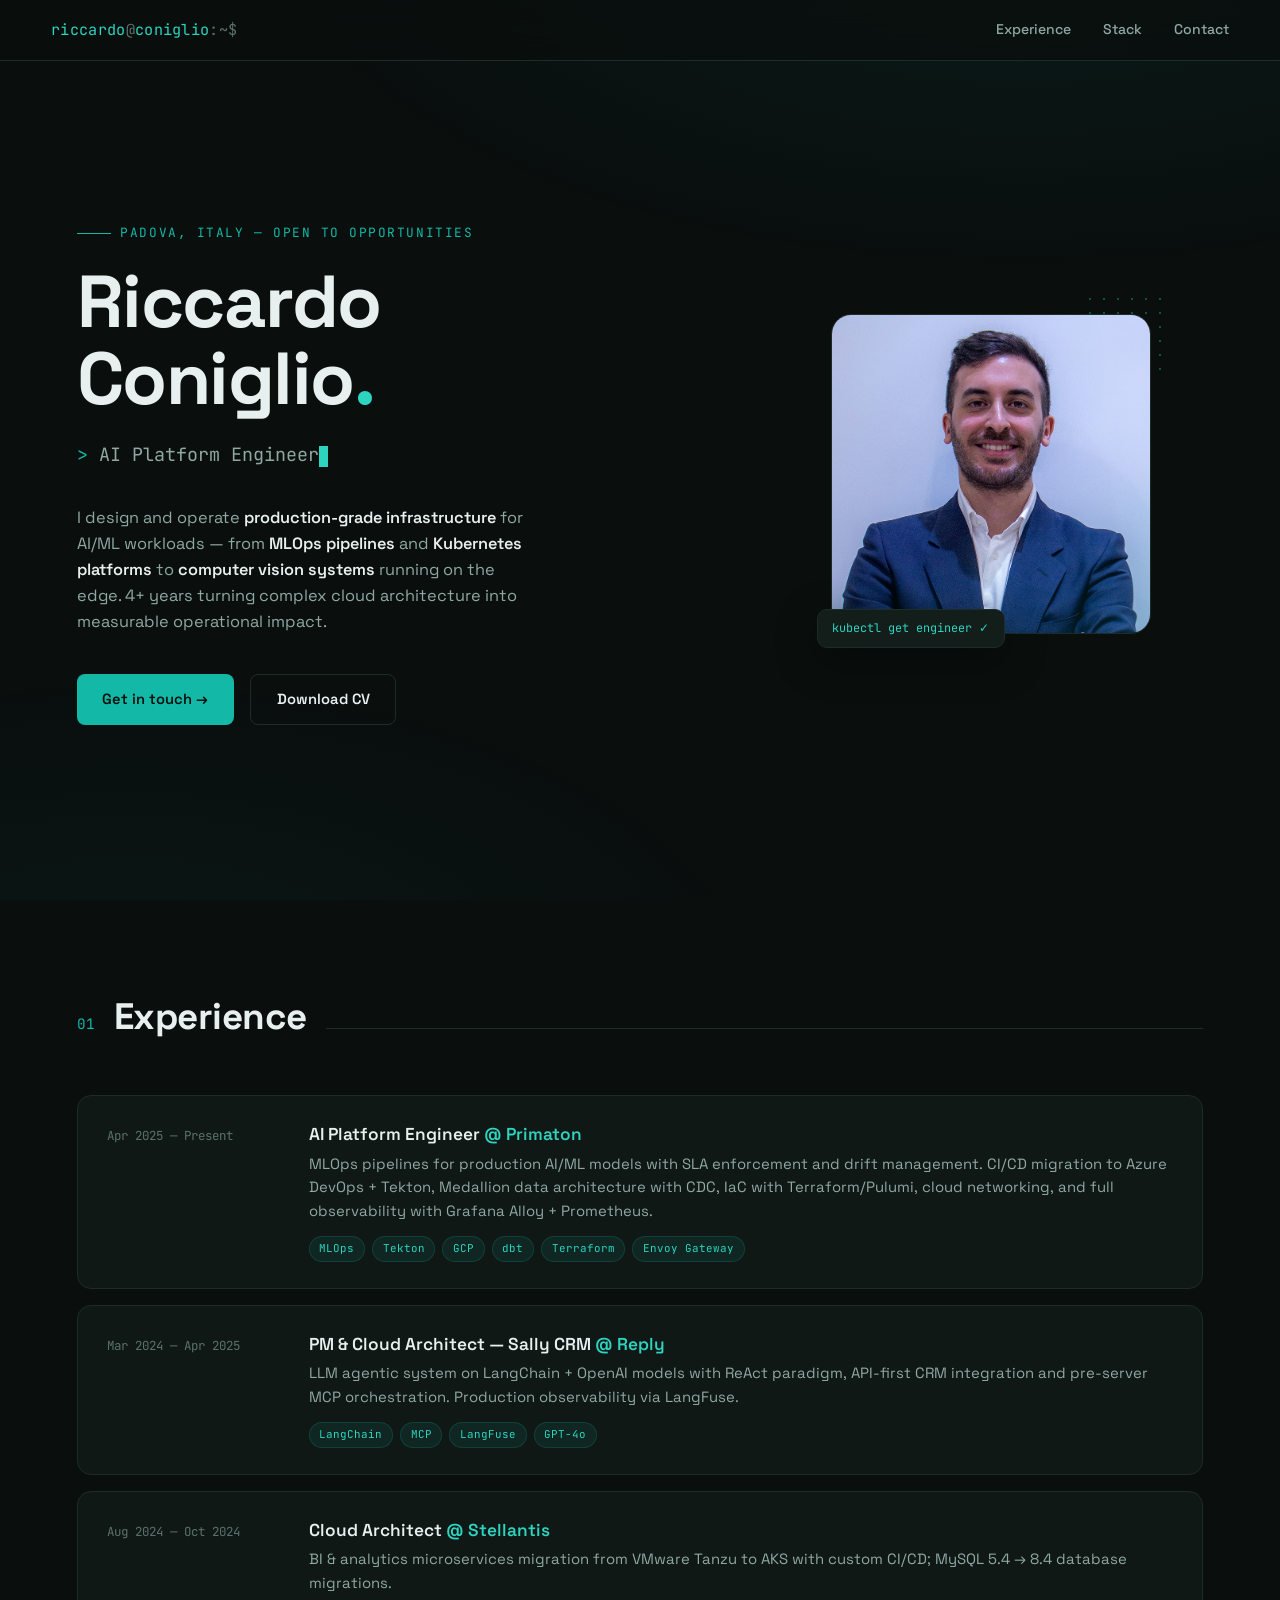
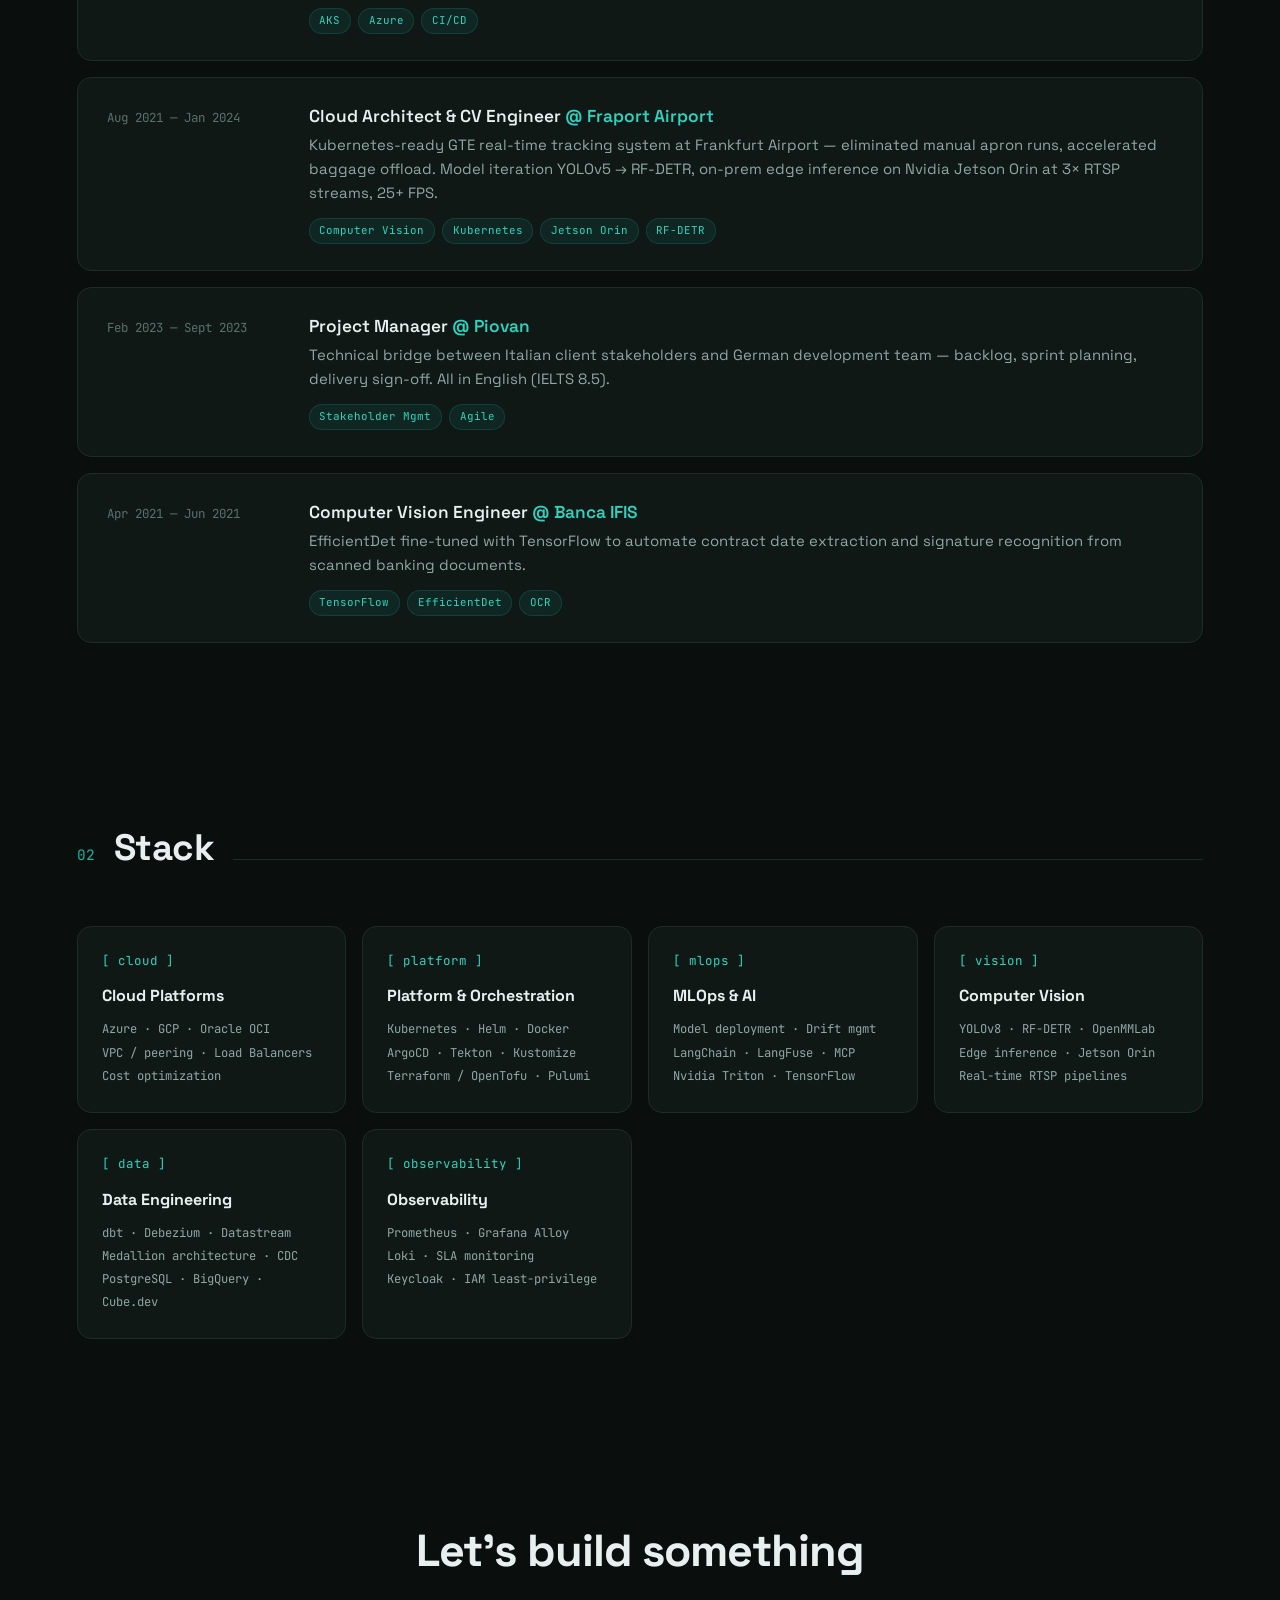
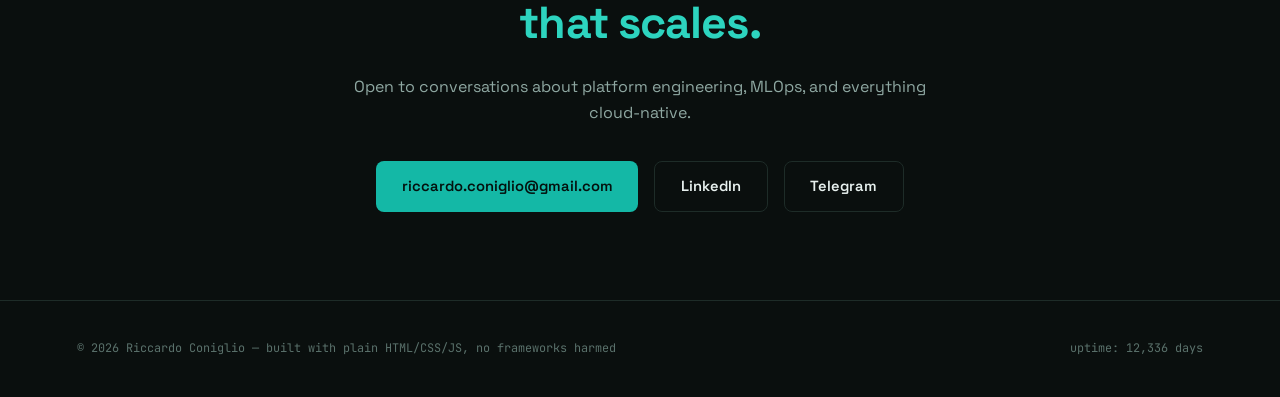
<file: index.html>
<!DOCTYPE html>
<html lang="en">
<head>
<meta charset="UTF-8">
<meta name="viewport" content="width=device-width, initial-scale=1.0">
<title>Riccardo Coniglio — AI Platform Engineer</title>
<meta name="description" content="AI Platform Engineer specialized in MLOps, Kubernetes, cloud-native infrastructure and computer vision.">
<link rel="preconnect" href="https://fonts.googleapis.com">
<link rel="preconnect" href="https://fonts.gstatic.com" crossorigin>
<link href="https://fonts.googleapis.com/css2?family=Space+Grotesk:wght@400;500;600;700&family=JetBrains+Mono:wght@400;500;600&display=swap" rel="stylesheet">
<style>
:root {
  --bg: #0a0f0e;
  --bg-soft: #101816;
  --panel: #131d1a;
  --line: #1e2c28;
  --teal: #14b8a6;
  --teal-bright: #2dd4bf;
  --teal-dim: #0d9488;
  --text: #e7f0ee;
  --text-dim: #8fa8a2;
  --text-mute: #5a716b;
  --mono: 'JetBrains Mono', monospace;
  --sans: 'Space Grotesk', sans-serif;
}

* { margin: 0; padding: 0; box-sizing: border-box; }

html { scroll-behavior: smooth; }

body {
  background: var(--bg);
  color: var(--text);
  font-family: var(--sans);
  line-height: 1.6;
  overflow-x: hidden;
}

::selection { background: var(--teal); color: var(--bg); }

/* ── Grain + glow ─────────────────────────────── */
body::before {
  content: '';
  position: fixed;
  inset: 0;
  background:
    radial-gradient(ellipse 60% 40% at 80% -10%, rgba(20,184,166,.08), transparent),
    radial-gradient(ellipse 50% 35% at 10% 110%, rgba(20,184,166,.05), transparent);
  pointer-events: none;
  z-index: 0;
}

/* ── Nav ──────────────────────────────────────── */
nav {
  position: fixed;
  top: 0; left: 0; right: 0;
  z-index: 100;
  display: flex;
  justify-content: space-between;
  align-items: center;
  padding: 1.1rem 4vw;
  background: rgba(10,15,14,.78);
  backdrop-filter: blur(14px);
  border-bottom: 1px solid var(--line);
}

.logo {
  font-family: var(--mono);
  font-size: .95rem;
  color: var(--teal-bright);
  text-decoration: none;
  letter-spacing: .02em;
}
.logo span { color: var(--text-mute); }

.nav-links { display: flex; gap: 2rem; }
.nav-links a {
  color: var(--text-dim);
  text-decoration: none;
  font-size: .88rem;
  font-weight: 500;
  transition: color .2s;
  position: relative;
}
.nav-links a::after {
  content: '';
  position: absolute;
  bottom: -4px; left: 0;
  width: 0; height: 1.5px;
  background: var(--teal);
  transition: width .25s ease;
}
.nav-links a:hover { color: var(--text); }
.nav-links a:hover::after { width: 100%; }

/* ── Hero ─────────────────────────────────────── */
.hero {
  min-height: 100vh;
  display: grid;
  grid-template-columns: 1.2fr .8fr;
  align-items: center;
  gap: 4rem;
  padding: 7rem 6vw 4rem;
  position: relative;
  z-index: 1;
}

.hero-label {
  font-family: var(--mono);
  font-size: .8rem;
  color: var(--teal);
  letter-spacing: .12em;
  text-transform: uppercase;
  margin-bottom: 1.2rem;
  display: flex;
  align-items: center;
  gap: .6rem;
}
.hero-label::before {
  content: '';
  width: 34px; height: 1px;
  background: var(--teal);
}

h1 {
  font-size: clamp(2.6rem, 6vw, 4.6rem);
  font-weight: 700;
  line-height: 1.05;
  letter-spacing: -.02em;
  margin-bottom: 1.4rem;
}
h1 .accent { color: var(--teal-bright); }

.typer-line {
  font-family: var(--mono);
  font-size: clamp(.95rem, 1.6vw, 1.15rem);
  color: var(--text-dim);
  margin-bottom: 2rem;
  min-height: 1.8em;
}
.typer-line .prompt { color: var(--teal); }
.typer-line .cursor {
  display: inline-block;
  width: 9px; height: 1.15em;
  background: var(--teal-bright);
  vertical-align: text-bottom;
  animation: blink 1s steps(1) infinite;
}
@keyframes blink { 50% { opacity: 0; } }

.hero-desc {
  color: var(--text-dim);
  font-size: 1.02rem;
  max-width: 46ch;
  margin-bottom: 2.4rem;
}
.hero-desc strong { color: var(--text); font-weight: 600; }

.cta-row { display: flex; gap: 1rem; flex-wrap: wrap; }

.btn {
  padding: .8rem 1.6rem;
  border-radius: 8px;
  font-weight: 600;
  font-size: .92rem;
  text-decoration: none;
  transition: transform .18s ease, box-shadow .18s ease, background .18s;
  display: inline-flex;
  align-items: center;
  gap: .5rem;
}
.btn-primary {
  background: var(--teal);
  color: #04110e;
}
.btn-primary:hover {
  background: var(--teal-bright);
  transform: translateY(-2px);
  box-shadow: 0 8px 30px rgba(20,184,166,.35);
}
.btn-ghost {
  border: 1px solid var(--line);
  color: var(--text);
}
.btn-ghost:hover {
  border-color: var(--teal-dim);
  transform: translateY(-2px);
}

/* Hero photo */
.hero-visual {
  position: relative;
  justify-self: center;
}
.photo-frame {
  position: relative;
  width: min(320px, 70vw);
  aspect-ratio: 1;
  border-radius: 20px;
  overflow: hidden;
  border: 1px solid var(--line);
}
.photo-frame img {
  width: 100%; height: 100%;
  object-fit: cover;
  filter: saturate(.92) contrast(1.04);
  transition: transform .5s ease;
}
.photo-frame:hover img { transform: scale(1.03); }
.photo-frame::after {
  content: '';
  position: absolute;
  inset: 0;
  background: linear-gradient(160deg, transparent 60%, rgba(20,184,166,.16));
  pointer-events: none;
}
.photo-badge {
  position: absolute;
  bottom: -14px; left: -14px;
  background: var(--panel);
  border: 1px solid var(--line);
  border-radius: 10px;
  padding: .55rem .9rem;
  font-family: var(--mono);
  font-size: .74rem;
  color: var(--teal-bright);
  box-shadow: 0 12px 40px rgba(0,0,0,.45);
}
.photo-grid-deco {
  position: absolute;
  top: -22px; right: -22px;
  width: 90px; height: 90px;
  background-image: radial-gradient(var(--teal-dim) 1.2px, transparent 1.2px);
  background-size: 14px 14px;
  opacity: .5;
  z-index: -1;
}

/* ── Sections ─────────────────────────────────── */
section {
  padding: 5.5rem 6vw;
  position: relative;
  z-index: 1;
}

.sec-head {
  display: flex;
  align-items: baseline;
  gap: 1.2rem;
  margin-bottom: 3rem;
}
.sec-num {
  font-family: var(--mono);
  color: var(--teal);
  font-size: .9rem;
}
.sec-title {
  font-size: clamp(1.6rem, 3.4vw, 2.3rem);
  font-weight: 700;
  letter-spacing: -.015em;
}
.sec-line {
  flex: 1;
  height: 1px;
  background: var(--line);
}

/* ── Experience timeline ──────────────────────── */
.xp-grid { display: flex; flex-direction: column; gap: 1rem; }

.xp-card {
  display: grid;
  grid-template-columns: 170px 1fr;
  gap: 2rem;
  padding: 1.6rem 1.8rem;
  border: 1px solid var(--line);
  border-radius: 14px;
  background: var(--bg-soft);
  transition: border-color .25s, transform .25s, box-shadow .25s;
  opacity: 0;
  transform: translateY(24px);
}
.xp-card.visible { opacity: 1; transform: translateY(0); transition: opacity .6s ease, transform .6s ease, border-color .25s; }
.xp-card:hover {
  border-color: var(--teal-dim);
  box-shadow: 0 14px 44px rgba(0,0,0,.35);
}

.xp-date {
  font-family: var(--mono);
  font-size: .78rem;
  color: var(--text-mute);
  padding-top: .3rem;
}
.xp-role {
  font-size: 1.08rem;
  font-weight: 600;
  margin-bottom: .15rem;
}
.xp-role .at { color: var(--teal-bright); }
.xp-body {
  color: var(--text-dim);
  font-size: .93rem;
}
.xp-tags { margin-top: .8rem; display: flex; flex-wrap: wrap; gap: .45rem; }
.tag {
  font-family: var(--mono);
  font-size: .68rem;
  padding: .22rem .6rem;
  border-radius: 100px;
  background: rgba(20,184,166,.09);
  color: var(--teal-bright);
  border: 1px solid rgba(20,184,166,.18);
}

/* ── Skills ───────────────────────────────────── */
.skills-grid {
  display: grid;
  grid-template-columns: repeat(auto-fit, minmax(230px, 1fr));
  gap: 1rem;
}
.skill-card {
  border: 1px solid var(--line);
  border-radius: 14px;
  padding: 1.5rem;
  background: var(--bg-soft);
  transition: border-color .25s, transform .25s;
  opacity: 0;
  transform: translateY(24px);
}
.skill-card.visible { opacity: 1; transform: translateY(0); transition: opacity .6s ease, transform .6s ease, border-color .25s; }
.skill-card:hover { border-color: var(--teal-dim); transform: translateY(-4px); }
.skill-icon {
  font-family: var(--mono);
  color: var(--teal-bright);
  font-size: .78rem;
  margin-bottom: .8rem;
  letter-spacing: .08em;
}
.skill-card h3 { font-size: 1rem; margin-bottom: .6rem; }
.skill-card p {
  font-family: var(--mono);
  font-size: .76rem;
  color: var(--text-dim);
  line-height: 1.9;
}

/* ── Contact ──────────────────────────────────── */
.contact-wrap {
  text-align: center;
  max-width: 620px;
  margin: 0 auto;
}
.contact-wrap h2 {
  font-size: clamp(1.8rem, 4vw, 2.8rem);
  margin-bottom: 1rem;
  letter-spacing: -.02em;
}
.contact-wrap p { color: var(--text-dim); margin-bottom: 2.2rem; }

.contact-links {
  display: flex;
  justify-content: center;
  gap: 1rem;
  flex-wrap: wrap;
}

footer {
  padding: 2.4rem 6vw;
  border-top: 1px solid var(--line);
  display: flex;
  justify-content: space-between;
  align-items: center;
  flex-wrap: wrap;
  gap: 1rem;
  font-family: var(--mono);
  font-size: .74rem;
  color: var(--text-mute);
  position: relative;
  z-index: 1;
}
footer a { color: var(--teal); text-decoration: none; }

/* ── Responsive ───────────────────────────────── */
@media (max-width: 900px) {
  .hero { grid-template-columns: 1fr; gap: 3rem; padding-top: 6.5rem; text-align: left; }
  .hero-visual { order: -1; justify-self: start; }
  .photo-frame { width: min(220px, 60vw); }
  .xp-card { grid-template-columns: 1fr; gap: .6rem; }
  .nav-links { gap: 1.2rem; }
  .nav-links a { font-size: .8rem; }
}
</style>
</head>
<body>

<nav>
  <a class="logo" href="#">riccardo<span>@</span>coniglio<span>:~$</span></a>
  <div class="nav-links">
    <a href="#experience">Experience</a>
    <a href="#skills">Stack</a>
    <a href="#contact">Contact</a>
  </div>
</nav>

<header class="hero">
  <div class="hero-content">
    <div class="hero-label">Padova, Italy — open to opportunities</div>
    <h1>Riccardo<br>Coniglio<span class="accent">.</span></h1>
    <div class="typer-line">
      <span class="prompt">&gt;</span> <span id="typer"></span><span class="cursor"></span>
    </div>
    <p class="hero-desc">
      I design and operate <strong>production-grade infrastructure</strong> for AI/ML workloads —
      from <strong>MLOps pipelines</strong> and <strong>Kubernetes platforms</strong> to
      <strong>computer vision systems</strong> running on the edge. 4+ years turning
      complex cloud architecture into measurable operational impact.
    </p>
    <div class="cta-row">
      <a class="btn btn-primary" href="#contact">Get in touch →</a>
      <a class="btn btn-ghost" href="https://rickyrabbit.github.io/assets/CVs/CV_ConiglioRiccardo_ENG.pdf" target="_blank" rel="noopener">Download CV</a>
    </div>
  </div>
  <div class="hero-visual">
    <div class="photo-grid-deco"></div>
    <div class="photo-frame">
      <img src="https://rickyrabbit.github.io/assets/facciacv.jpg" alt="Riccardo Coniglio">
    </div>
    <div class="photo-badge">kubectl get engineer ✓</div>
  </div>
</header>

<section id="experience">
  <div class="sec-head">
    <span class="sec-num">01</span>
    <h2 class="sec-title">Experience</h2>
    <div class="sec-line"></div>
  </div>
  <div class="xp-grid">

    <div class="xp-card">
      <div class="xp-date">Apr 2025 — Present</div>
      <div>
        <div class="xp-role">AI Platform Engineer <span class="at">@ Primaton</span></div>
        <p class="xp-body">
          MLOps pipelines for production AI/ML models with SLA enforcement and drift management.
          CI/CD migration to Azure DevOps + Tekton, Medallion data architecture with CDC,
          IaC with Terraform/Pulumi, cloud networking, and full observability with Grafana Alloy + Prometheus.
        </p>
        <div class="xp-tags">
          <span class="tag">MLOps</span><span class="tag">Tekton</span><span class="tag">GCP</span>
          <span class="tag">dbt</span><span class="tag">Terraform</span><span class="tag">Envoy Gateway</span>
        </div>
      </div>
    </div>

    <div class="xp-card">
      <div class="xp-date">Mar 2024 — Apr 2025</div>
      <div>
        <div class="xp-role">PM &amp; Cloud Architect — Sally CRM <span class="at">@ Reply</span></div>
        <p class="xp-body">
          LLM agentic system on LangChain + OpenAI models with ReAct paradigm, API-first CRM
          integration and pre-server MCP orchestration. Production observability via LangFuse.
        </p>
        <div class="xp-tags">
          <span class="tag">LangChain</span><span class="tag">MCP</span><span class="tag">LangFuse</span><span class="tag">GPT-4o</span>
        </div>
      </div>
    </div>

    <div class="xp-card">
      <div class="xp-date">Aug 2024 — Oct 2024</div>
      <div>
        <div class="xp-role">Cloud Architect <span class="at">@ Stellantis</span></div>
        <p class="xp-body">
          BI &amp; analytics microservices migration from VMware Tanzu to AKS with custom CI/CD;
          MySQL 5.4 → 8.4 database migrations.
        </p>
        <div class="xp-tags">
          <span class="tag">AKS</span><span class="tag">Azure</span><span class="tag">CI/CD</span>
        </div>
      </div>
    </div>

    <div class="xp-card">
      <div class="xp-date">Aug 2021 — Jan 2024</div>
      <div>
        <div class="xp-role">Cloud Architect &amp; CV Engineer <span class="at">@ Fraport Airport</span></div>
        <p class="xp-body">
          Kubernetes-ready GTE real-time tracking system at Frankfurt Airport — eliminated manual
          apron runs, accelerated baggage offload. Model iteration YOLOv5 → RF-DETR, on-prem edge
          inference on Nvidia Jetson Orin at 3× RTSP streams, 25+ FPS.
        </p>
        <div class="xp-tags">
          <span class="tag">Computer Vision</span><span class="tag">Kubernetes</span><span class="tag">Jetson Orin</span><span class="tag">RF-DETR</span>
        </div>
      </div>
    </div>

    <div class="xp-card">
      <div class="xp-date">Feb 2023 — Sept 2023</div>
      <div>
        <div class="xp-role">Project Manager <span class="at">@ Piovan</span></div>
        <p class="xp-body">
          Technical bridge between Italian client stakeholders and German development team —
          backlog, sprint planning, delivery sign-off. All in English (IELTS 8.5).
        </p>
        <div class="xp-tags">
          <span class="tag">Stakeholder Mgmt</span><span class="tag">Agile</span>
        </div>
      </div>
    </div>

    <div class="xp-card">
      <div class="xp-date">Apr 2021 — Jun 2021</div>
      <div>
        <div class="xp-role">Computer Vision Engineer <span class="at">@ Banca IFIS</span></div>
        <p class="xp-body">
          EfficientDet fine-tuned with TensorFlow to automate contract date extraction and
          signature recognition from scanned banking documents.
        </p>
        <div class="xp-tags">
          <span class="tag">TensorFlow</span><span class="tag">EfficientDet</span><span class="tag">OCR</span>
        </div>
      </div>
    </div>

  </div>
</section>

<section id="skills">
  <div class="sec-head">
    <span class="sec-num">02</span>
    <h2 class="sec-title">Stack</h2>
    <div class="sec-line"></div>
  </div>
  <div class="skills-grid">
    <div class="skill-card">
      <div class="skill-icon">[ cloud ]</div>
      <h3>Cloud Platforms</h3>
      <p>Azure · GCP · Oracle OCI<br>VPC / peering · Load Balancers<br>Cost optimization</p>
    </div>
    <div class="skill-card">
      <div class="skill-icon">[ platform ]</div>
      <h3>Platform &amp; Orchestration</h3>
      <p>Kubernetes · Helm · Docker<br>ArgoCD · Tekton · Kustomize<br>Terraform / OpenTofu · Pulumi</p>
    </div>
    <div class="skill-card">
      <div class="skill-icon">[ mlops ]</div>
      <h3>MLOps &amp; AI</h3>
      <p>Model deployment · Drift mgmt<br>LangChain · LangFuse · MCP<br>Nvidia Triton · TensorFlow</p>
    </div>
    <div class="skill-card">
      <div class="skill-icon">[ vision ]</div>
      <h3>Computer Vision</h3>
      <p>YOLOv8 · RF-DETR · OpenMMLab<br>Edge inference · Jetson Orin<br>Real-time RTSP pipelines</p>
    </div>
    <div class="skill-card">
      <div class="skill-icon">[ data ]</div>
      <h3>Data Engineering</h3>
      <p>dbt · Debezium · Datastream<br>Medallion architecture · CDC<br>PostgreSQL · BigQuery · Cube.dev</p>
    </div>
    <div class="skill-card">
      <div class="skill-icon">[ observability ]</div>
      <h3>Observability</h3>
      <p>Prometheus · Grafana Alloy<br>Loki · SLA monitoring<br>Keycloak · IAM least-privilege</p>
    </div>
  </div>
</section>

<section id="contact">
  <div class="contact-wrap">
    <h2>Let's build something<br><span style="color:var(--teal-bright)">that scales.</span></h2>
    <p>Open to conversations about platform engineering, MLOps, and everything cloud-native.</p>
    <div class="contact-links">
      <a class="btn btn-primary" href="mailto:riccardo.coniglio@gmail.com">riccardo.coniglio@gmail.com</a>
      <a class="btn btn-ghost" href="https://www.linkedin.com/in/riccardo-coniglio-31475583/" target="_blank" rel="noopener">LinkedIn</a>
      <a class="btn btn-ghost" href="https://t.me/rcrcrcrc" target="_blank" rel="noopener">Telegram</a>
    </div>
  </div>
</section>

<footer>
  <div>© 2026 Riccardo Coniglio — built with plain HTML/CSS/JS, no frameworks harmed</div>
  <div>uptime: <span id="uptime">…</span></div>
</footer>

<script>
// ── Typing effect ──────────────────────────────
const roles = [
  'AI Platform Engineer',
  'MLOps · Kubernetes · CI/CD',
  'Computer Vision on the edge',
  'Cloud-native by default',
];
const typer = document.getElementById('typer');
let ri = 0, ci = 0, deleting = false;

function tick() {
  const word = roles[ri];
  if (!deleting) {
    typer.textContent = word.slice(0, ++ci);
    if (ci === word.length) {
      deleting = true;
      return setTimeout(tick, 1800);
    }
    return setTimeout(tick, 55 + Math.random() * 45);
  }
  typer.textContent = word.slice(0, --ci);
  if (ci === 0) {
    deleting = false;
    ri = (ri + 1) % roles.length;
    return setTimeout(tick, 350);
  }
  setTimeout(tick, 28);
}
tick();

// ── Scroll reveal ──────────────────────────────
const io = new IntersectionObserver(entries => {
  entries.forEach(e => {
    if (e.isIntersecting) {
      e.target.classList.add('visible');
      io.unobserve(e.target);
    }
  });
}, { threshold: .12 });

document.querySelectorAll('.xp-card, .skill-card').forEach(el => io.observe(el));

// ── Fun uptime counter ─────────────────────────
const born = new Date('1993-02-24');
function updateUptime() {
  const days = Math.floor((Date.now() - born) / 86400000);
  document.getElementById('uptime').textContent = days.toLocaleString() + ' days';
}
updateUptime();
</script>

</body>
</html>
</file>
